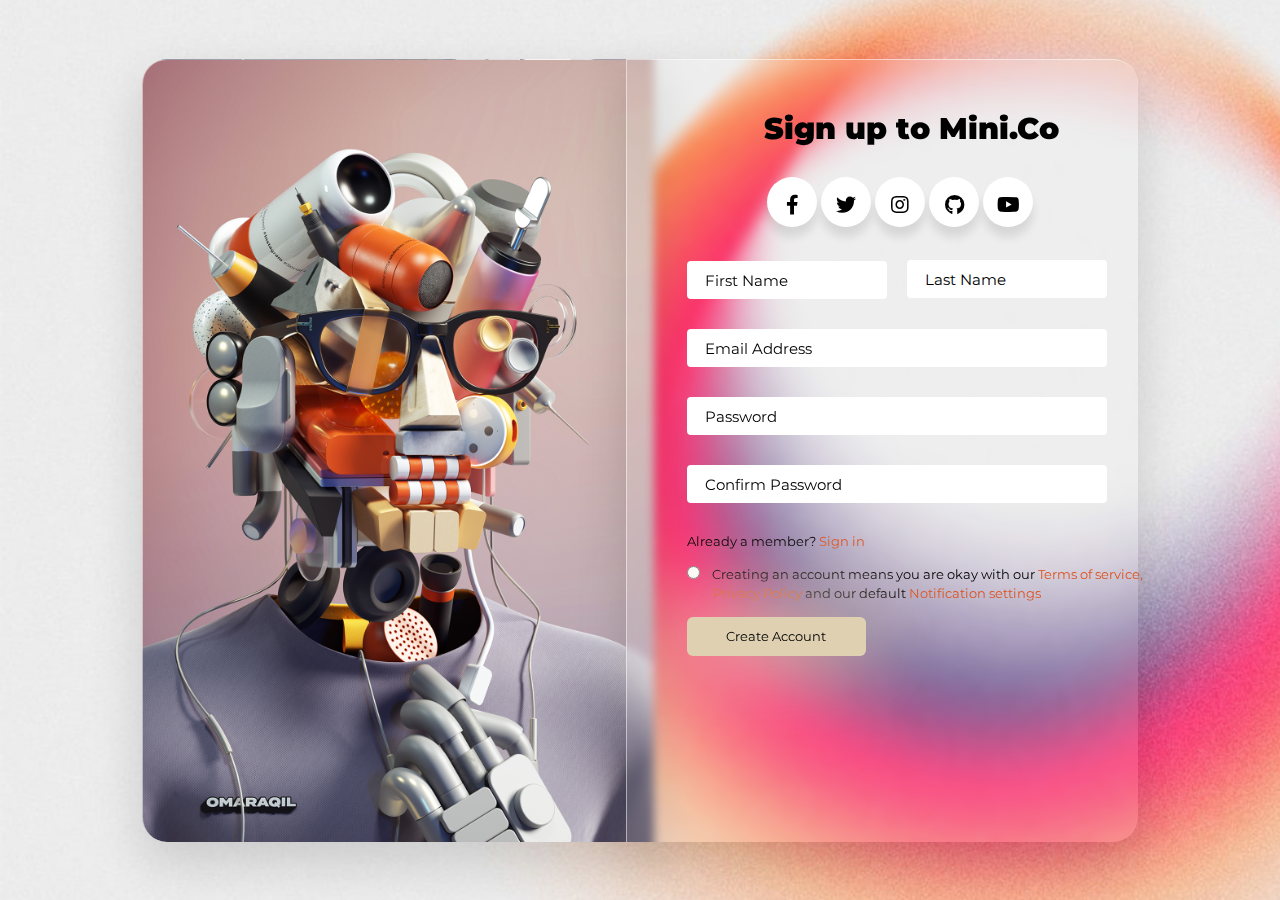
<file: PraticeWeb/index.html>
<!DOCTYPE html>
<!-- Nxn Benedicto -->
<html lang="en" dir="ltr">
  <head>
    <meta charset="UTF-8">
    <link rel="stylesheet" href="css/style.css">
    <meta name="viewport" content="width=device-width, initial-scale=1.0">
    <!-- yung mga png ng icon dito ko po kinuha hehehez -->
    <link rel="stylesheet" href="https://cdnjs.cloudflare.com/ajax/libs/font-awesome/5.15.3/css/all.min.css"/>
   </head>
<body>
  <headers>
  <!-- Eto po yung container para dun sa robot na background -->
  </headers>
  <content>
    <form action="#">
      <div class="topic">Sign up to Mini.Co</div>
      <div class="wrapper"> <!-- Eto po yung sa button icons -->
         <div class="button">
            <div class="icon">
            <i class="fab fa-facebook-f"></i>
            </div>
            <span>Facebook</span>
         </div>
         <div class="button">
            <div class="icon">
            <i class="fab fa-twitter"></i>
            </div>
            <span>Twitter</span>
         </div>
         <div class="button">
            <div class="icon">
            <i class="fab fa-instagram"></i>
            </div>
            <span>Instagram</span>
         </div>
         <div class="button">
            <div class="icon">
            <i class="fab fa-github"></i>
            </div>
            <span>Github</span>
         </div>
         <div class="button">
            <div class="icon">
            <i class="fab fa-youtube"></i>
            </div>
            <span>YouTube</span>
         </div>
      </div> <!-- Eto po yung end ng button icons -->

      <div class="txtBox"> <!-- input type na may variable na txtBox -->
        <input type="text" style="width:200px;"  required >
        <label>First Name</label>
      </div>

      <div class="txtBox">
        <input type="text" required>
        <label>Email Address</label>
      </div>

      <div class="txtBox">
        <input type="password" required>
        <label>Password</label>
      </div>

      <div class="txtBox">
        <input type="password" required>
        <label>Confirm Password</label>
      </div> <!-- end ng input type na may variable na txtBox -->

      <div class="txtmember">
        Already a member?
        <label style ="color: #DB5321;"> Sign in</style>
      </div>

      <div class="radioBtn"> <!-- input type na may variable na radioBtn -->
        <input type="radio" id="html">
        <label for="html">Creating an account means you are okay with our <label style ="color: #DB5321;">Terms of service,</label></label><br>
        <label style="left: 26px;"> <label style ="color: #DB5321;">Privacy Policy</label> and our default<label style ="color: #DB5321;"> Notification settings</label></label>
      </div>

      <div class="btnSubmit">
        <input type="submit" value="Create Account">
      </div>
    </form>

      <div class="inputlname"> <!-- hindi ko po sinama sa form hindi ko po kasi ma align sa katabi ng first name kahit gumamit ng ako display:inline-block huhuhu; -->
        <input type="text" style="width:200px;" required  >
        <label>Last Name</label>
      </div>
    </div>
  </content>
</body>
</html>
</file>
<file: PraticeWeb/css/style.css>
@import url('https://fonts.googleapis.com/css2?family=Montserrat:wght@100;500&display=swap');
*{
  margin: 0;
  padding: 0;
  box-sizing: border-box;
  font-family: 'Montserrat', sans-serif;
  transition: all 0.3s ease;
}
body{
  height: 100vh;
  width: 100%;
  display: flex;
  background-image: url(../img/bg.jpg);
  background-repeat: no-repeat;
  background-attachment: fixed;
  background-size: cover;
  overflow-x: hidden;
}

content{
  height: 87vh;
  width:40%;
  background: rgba(255, 255, 255, 0.1);
  box-shadow: 0 20px 50px rgba(0, 0, 0, 0.15);
  border-top: 1px solid rgba(255, 255, 255, 0.5);
  border-left: 1px solid rgba(255, 255, 255, 0.5);
  backdrop-filter: blur(5px);
  z-index: 12;
  border-radius: 25px;
  margin: auto;
  position:relative;
  right:78px;
  border-radius: 0px 25px 25px 0px;

}

headers{
  height: 87vh;
  width:40%;
  background-image: url(../img/photo.jpg);
  background-position: center;
  background-size: cover;
  box-shadow: 0 20px 50px rgba(0, 0, 0, 0.15);
  border-top: 1px solid rgba(255, 255, 255, 0.5);
  border-left: 1px solid rgba(255, 255, 255, 0.5);
  backdrop-filter: blur(5px);
  z-index: 12;
  border-radius: 25px 0px 0px 25px;
  margin: auto;
  position:relative;
  left:78px;
}
  .topic{
  margin-top: 50px;
  position: relative;
  font-size: 30px;
  font-weight: 1000;
  color: black;
  left: 137px;
  margin-bottom: 30px;

}
 .txtBox{
  height: 38px;
  width: 100;
  margin:30px 0;
  position: relative;
  left: 60px;
}
.inputlname{
 height: 38px;
 width: 100%;
 position:relative;
 margin-left: 280px;
 bottom: 396px;
}
.txtBox input{
  position: relative;
  width: 420px;
  height: 100%;
  border-radius: 4px;
  font-size: 16px;
  outline: none;
  padding-left: 16px;
  background: #white;
  border: 2px solid transparent;
  transition: all 0.3s ease;
  border-color: white;
}
 .inputlname input{
  position: relative;
  height: 100%;
  border-radius: 4px;
  font-size: 16px;
  outline: none;
  padding-left: 16px;
  background: #white;
  border: 2px solid transparent;
  transition: all 0.3s ease;
  border-color: white;
}
 .txtBox input:focus,
 .txtBox input:valid{
  border-color: black;
  background-color: #fff;
}
.inputlname input:focus,
.inputlname input:valid{
 border-color: black;
 background-color: #fff;
}
.txtBox label{
  position: absolute;
  left: 18px;
  top: 50%;
  color: black;
  font-size: 15px;
  pointer-events: none;
  transform: translateY(-50%);
  transition: all 0.3s ease;
}
 .inputlname label{
  position: absolute;
  left: 18px;
  top: 50%;
  color: black;
  font-size: 15px;
  pointer-events: none;
  transform: translateY(-50%);
  transition: all 0.3s ease;
}
.txtBox input:focus ~ label,
.txtBox input:valid ~ label{
  top: 0;
  left: 12px;
  display: 14px;
  color: #black;

}
.inputlname input:focus ~ label,
.inputlname input:valid ~ label{
  top: 0;
  left: 12px;
  display: 14px;
  color: #black;

}
 .btn-google  input{
  position: relative;
  height: 30px;
  border-radius: 5px;
  font-size: 13px;
  background: white;
  border: 2px solid transparent;
  left: 60px;
  margin-right: 15px;
}
.btn-twt  input{
 position: relative;
 height: 30px;
 border-radius: 5px;
 font-size: 13px;
 background: white;
 border: 2px solid transparent;
 left: 60px;
 margin-right: 15px;

}
.btn-fb  input{
 position: relative;
 height: 30px;
 border-radius: 5px;
 font-size: 13px;
 background: white;
 border: 2px solid transparent;
 left: 60px;

}

.btn-google, .btn-twt, .btn-fb {
display:inline-block;
margin-bottom: 20px;
}
.txtmember {
  position: relative;
  font-size: 13px;
  color: black;
  left: 60px;
}
.txtmember{
  position: relative;
  left: 60px;
  margin-bottom: 15px;
}
.radioBtn{
  position: relative;
  left: 60px;
  margin-bottom: 15px;
}
.radioBtn label{
  position: relative;
  font-size: 13px;

}
.btnSubmit{
  position: relative;
  left: 60px;
  cursor: pointer;
  transition: all 0.3s ease;
}

.btnSubmit input{
  position: relative;
  height: 39px;
  width: 35%;
  border-radius: 6px;
  font-size: 13px;
  outline: none;
  background: #DFD0B1;
  border: 2px solid transparent;
  transition: all 0.3s ease;
  color: black;
  box-shadow: 1px 1px 85px 10px  #DFD0B1;

}

@media (max-width:410px) {
  header{
    height: 100vh;
    width: 100%;
    border-radius: 0px;
  }
}
.wrapper{
  position: relative;
  padding-left: 140px;
}

.wrapper .button{
  display: inline-block;
  height: 50px;
  width: 50px;
  overflow: hidden;
  background: #fff;
  border-radius: 50px;
  top: 90px;
  cursor: pointer;
  box-shadow: 0px 10px 10px rgba(0,0,0,0.1);
  transition: all 0.3s ease-out;

}
.wrapper .button:hover{
  width: 200px;
}
.wrapper .button .icon{
  display: inline-block;
  height: 50px;
  width: 50px;
  text-align: center;
  border-radius: 50px;
  box-sizing: border-box;
  line-height: 60px;
  transition: all 0.3s ease-out;
}
.wrapper .button:nth-child(1):hover .icon{
  background: #4267B2;
}
.wrapper .button:nth-child(2):hover .icon{
  background: #1DA1F2;
}
.wrapper .button:nth-child(3):hover .icon{
  background: #E1306C;
}
.wrapper .button:nth-child(4):hover .icon{
  background: #333;
}
.wrapper .button:nth-child(5):hover .icon{
  background: #ff0000;
}
.wrapper .button .icon i{
  font-size: 20px;

  transition: all 0.3s ease-out;
}
.wrapper .button:hover .icon i{
  color: #fff;
}
.wrapper .button span{
  font-size: 20px;
  font-weight: 500;
  line-height: 60px;
  margin-left: 10px;
  transition: all 0.3s ease-out;
}
.wrapper .button:nth-child(1) span{
  color: #4267B2;
  font-size: 15px;
}
.wrapper .button:nth-child(2) span{
  color: #1DA1F2;
  font-size: 15px;
}
.wrapper .button:nth-child(3) span{
  color: #E1306C;
  font-size: 15px;
}
.wrapper .button:nth-child(4) span{
  color: #333;
  font-size: 15px;
}
.wrapper .button:nth-child(5) span{
  color: #ff0000;
  font-size: 15px;
}
</file>
